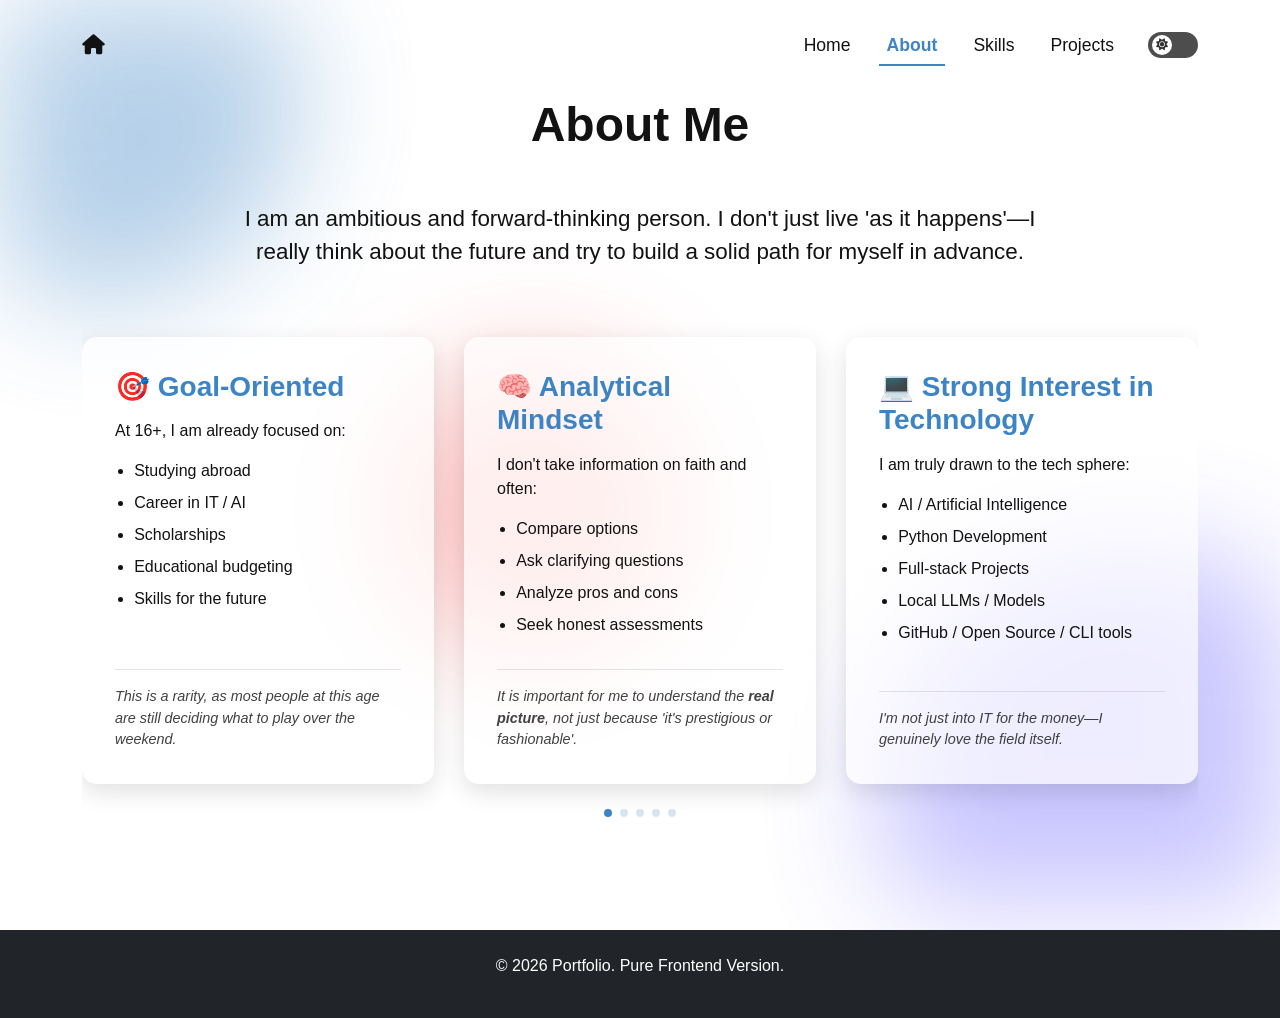
<file: about.html>
<!DOCTYPE html>
<html lang="en">
<head>
    <meta charset="UTF-8">
    <meta name="viewport" content="width=device-width, initial-scale=1.0">
    <title>About - Portfolio</title>
    <!-- Bootstrap -->
    <link href="https://cdn.jsdelivr.net/npm/bootstrap@5.1.3/dist/css/bootstrap.min.css" rel="stylesheet">
    <!-- Icons -->
    <link rel="stylesheet" href="https://cdnjs.cloudflare.com/ajax/libs/font-awesome/6.0.0/css/all.min.css">
    <!-- AOS Animation -->
    <link href="https://unpkg.com/aos@2.3.1/dist/aos.css" rel="stylesheet">
    <!-- Swiper CSS -->
    <link rel="stylesheet" href="https://cdn.jsdelivr.net/npm/swiper@8/swiper-bundle.min.css">
    <!-- Custom CSS -->
    <link rel="stylesheet" href="style.css">
</head>
<body class="light-theme">
    <div class="background-blobs">
        <div class="blob blob-1"></div>
        <div class="blob blob-2"></div>
        <div class="blob blob-3"></div>
    </div>
    <nav class="navbar navbar-expand-lg fixed-top" data-aos="fade-down">
        <div class="container">
            <a class="navbar-brand" href="index.html">
                <span id="nav-logo">Portfolio</span>
            </a>
            <button class="navbar-toggler" type="button" data-bs-toggle="collapse" data-bs-target="#navbarNav">
                <span class="navbar-toggler-icon"></span>
            </button>
            <div class="collapse navbar-collapse" id="navbarNav">
                <ul class="navbar-nav ms-auto" id="nav-links"></ul>
                <div id="theme-toggle-container" class="ms-lg-3">
                    <div id="theme-toggle-circle">
                        <i class="fas fa-sun"></i>
                    </div>
                </div>
            </div>
        </div>
    </nav>

    <main class="container py-5 mt-5">
        <section class="text-center mb-5" data-aos="fade-up">
            <h1 class="fw-bold display-5">About Me</h1>
        </section>

        <!-- About Swiper Container -->
        <div id="about-content" class="pb-5">
            <!-- JS inserts Swiper here -->
        </div>
    </main>

    <footer class="bg-dark text-white text-center py-4">
        <div class="container"><p>&copy; 2026 Portfolio. Pure Frontend Version.</p></div>
    </footer>

    <script src="https://cdn.jsdelivr.net/npm/bootstrap@5.1.3/dist/js/bootstrap.bundle.min.js"></script>
    <script src="https://unpkg.com/aos@2.3.1/dist/aos.js"></script>
    <!-- Swiper JS -->
    <script src="https://cdn.jsdelivr.net/npm/swiper@8/swiper-bundle.min.js"></script>
    <script src="data.js"></script>
    <script src="script.js"></script>
</body>
</html>
</file>
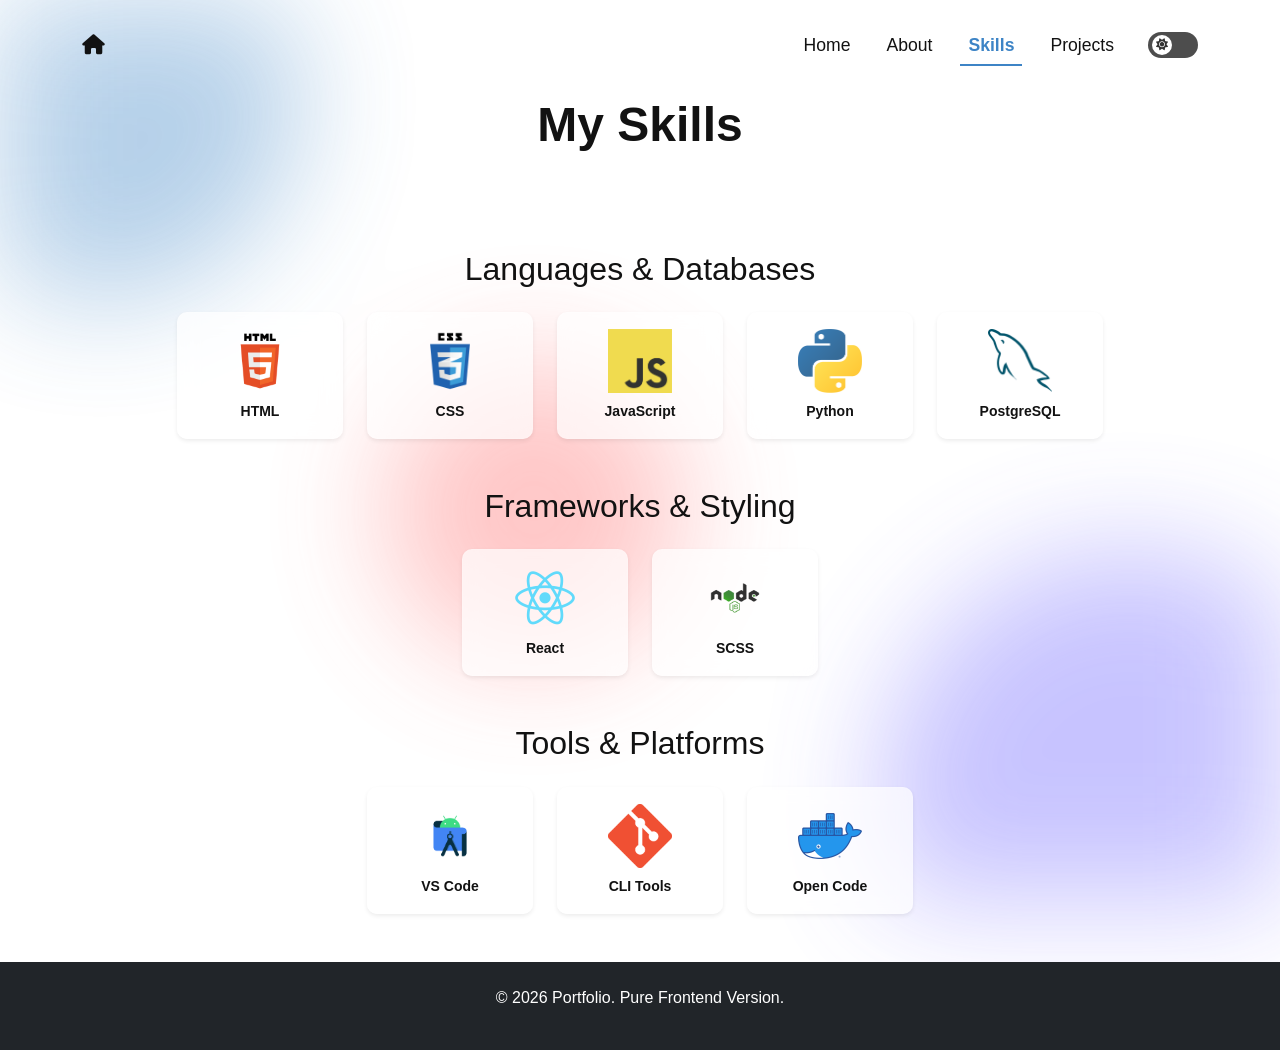
<file: skills.html>
<!DOCTYPE html>
<html lang="en">
<head>
    <meta charset="UTF-8">
    <meta name="viewport" content="width=device-width, initial-scale=1.0">
    <title>Skills - Portfolio</title>
    <link href="https://cdn.jsdelivr.net/npm/bootstrap@5.1.3/dist/css/bootstrap.min.css" rel="stylesheet">
    <link rel="stylesheet" href="https://cdnjs.cloudflare.com/ajax/libs/font-awesome/6.0.0/css/all.min.css">
    <link href="https://unpkg.com/aos@2.3.1/dist/aos.css" rel="stylesheet">
    <link rel="stylesheet" href="style.css">
</head>
<body class="light-theme">
    <div class="background-blobs">
        <div class="blob blob-1"></div>
        <div class="blob blob-2"></div>
        <div class="blob blob-3"></div>
    </div>
    <nav class="navbar navbar-expand-lg fixed-top" data-aos="fade-down">
        <div class="container">
            <a class="navbar-brand" href="index.html">
                <span id="nav-logo">Portfolio</span>
            </a>
            <button class="navbar-toggler" type="button" data-bs-toggle="collapse" data-bs-target="#navbarNav">
                <span class="navbar-toggler-icon"></span>
            </button>
            <div class="collapse navbar-collapse" id="navbarNav">
                <ul class="navbar-nav ms-auto" id="nav-links"></ul>
                <div id="theme-toggle-container" class="ms-lg-3">
                    <div id="theme-toggle-circle">
                        <i class="fas fa-sun"></i>
                    </div>
                </div>
            </div>
        </div>
    </nav>

    <main class="container py-5 mt-5">
        <h2 class="section-title text-center">My Skills</h2>
        <div id="skills-content" class="row g-4 mt-4 text-center justify-content-center"></div>
    </main>

    <footer class="bg-dark text-white text-center py-4">
        <div class="container"><p>&copy; 2026 Portfolio. Pure Frontend Version.</p></div>
    </footer>

    <script src="https://cdn.jsdelivr.net/npm/bootstrap@5.1.3/dist/js/bootstrap.bundle.min.js"></script>
    <script src="https://unpkg.com/aos@2.3.1/dist/aos.js"></script>
    <script src="data.js"></script>
    <script src="script.js"></script>
</body>
</html>
</file>
<file: style.css>
:root {
  --background: #ffffff;
  --color: #121212;
  --accent-color: #3D84C6;
  --card-background: #ffffff;
  --card-border: #00000020;
  --navbar-bg: #ffffff;
  --navbar-text: #121212;
}

[data-theme="dark"] {
  --background: #121212;
  --color: #eeeeee;
  --accent-color: #3D84C6;
  --card-background: #1e1e1e;
  --card-border: #ffffff20;
  --navbar-bg: #121212;
  --navbar-text: #eeeeee;
}

body {
  font-family: -apple-system, BlinkMacSystemFont, "Segoe UI", "Roboto", "Oxygen", "Ubuntu", "Cantarell", "Fira Sans", "Droid Sans", "Helvetica Neue", sans-serif;
  background-color: var(--background);
  color: var(--color);
  transition: all 0.3s ease;
  margin: 0;
  overflow-x: hidden;
  position: relative;
}

/* Background Animated Blobs */
.background-blobs {
    position: fixed;
    top: 0;
    left: 0;
    width: 100%;
    height: 100%;
    z-index: -1;
    overflow: hidden;
    filter: blur(60px);
    opacity: 0.75;
    pointer-events: none;
}

.blob {
    position: absolute;
    border-radius: 50%;
    background: var(--accent-color);
    opacity: 0.5;
    animation: move 20s infinite alternate;
}

.blob-1 {
    width: 400px;
    height: 400px;
    top: -100px;
    left: -100px;
    background: #3D84C6;
}

.blob-2 {
    width: 500px;
    height: 500px;
    bottom: -150px;
    right: -100px;
    background: #6C63FF;
    animation-duration: 25s;
    animation-delay: -5s;
}

.blob-3 {
    width: 300px;
    height: 300px;
    top: 40%;
    left: 30%;
    background: #FF6B6B;
    animation-duration: 15s;
    animation-delay: -2s;
}

@keyframes move {
    from { transform: translate(0, 0) scale(1); }
    to { transform: translate(100px, 100px) scale(1.2); }
}

/* Glassmorphism for cards */
.feature-card, .project-card, .skill-card {
    background: rgba(var(--card-rgb), 0.7) !important;
    backdrop-filter: blur(10px);
    -webkit-backdrop-filter: blur(10px);
    border: 1px solid rgba(255, 255, 255, 0.1) !important;
}

:root {
    --card-rgb: 255, 255, 255;
}

[data-theme="dark"] {
    --card-rgb: 30, 30, 30;
}

.navbar {
  background-color: transparent !important;
  padding: 1.5rem 1rem;
  transition: all 0.4s ease-in-out;
}

.navbar.scrolled {
  background-color: var(--navbar-bg) !important;
  padding: 0.5rem 1rem;
  box-shadow: 0 4px 12px rgba(0,0,0,0.1);
}

.navbar-brand, .nav-link {
  color: var(--navbar-text) !important;
}

.navbar.scrolled .nav-link, .navbar.scrolled .navbar-brand {
    color: var(--navbar-text) !important;
}

.navbar-toggler {
    border-color: var(--card-border) !important;
}

.navbar-toggler-icon {
    filter: var(--toggler-filter);
}

:root {
    --toggler-filter: none;
}

[data-theme="dark"] {
    --toggler-filter: invert(1);
}

header#home {
  height: 100vh;
  display: flex;
  flex-direction: column;
  justify-content: center;
  align-items: center;
}

#home-name {
  font-size: 5em;
  font-weight: 700;
  margin-bottom: 0.2em;
  color: var(--color);
}

.typewriter-container {
  font-size: 2.5em;
  display: flex;
  align-items: center;
  gap: 10px;
}

.section-title {
  font-size: 3em;
  font-weight: 700;
  margin-bottom: 3rem;
  text-align: center;
}

/* Swiper Styling */
.swiper {
  width: 100%;
  padding-top: 20px;
  padding-bottom: 50px;
}

.feature-card {
  background-color: var(--card-background);
  border: 1px solid var(--card-border);
  border-radius: 15px;
  padding: 2rem;
  transition: transform 0.3s ease, box-shadow 0.3s ease;
  display: flex;
  flex-direction: column;
  height: 100%;
  text-align: start;
  box-shadow: 0 8px 24px rgba(0,0,0,0.12);
}

[data-theme="dark"] .feature-card {
    box-shadow: 0 8px 24px rgba(0,0,0,0.4);
}

.feature-card:hover {
  transform: translateY(-10px);
  box-shadow: 0 12px 30px rgba(0,0,0,0.18);
}

[data-theme="dark"] .feature-card:hover {
    box-shadow: 0 12px 30px rgba(0,0,0,0.6);
}

.feature-card h3 {
  color: var(--accent-color);
  margin-bottom: 1rem;
  font-weight: 700;
  text-align: start;
}

.feature-card ul {
  padding-left: 1.2rem;
  margin-bottom: 1.5rem;
  flex-grow: 1;
}

.feature-card ul li {
  margin-bottom: 0.5rem;
}

.feature-footer {
  font-size: 0.9em;
  opacity: 0.8;
  border-top: 1px solid var(--card-border);
  padding-top: 1rem;
  margin-top: auto;
}

.swiper-pagination-bullet {
    background: var(--accent-color) !important;
}

.swiper-button-next, .swiper-button-prev {
    display: none !important;
}

#theme-toggle-container {
  cursor: pointer;
  width: 50px;
  height: 26px;
  background-color: #4D4D4D;
  border-radius: 100px;
  position: relative;
  transition: background-color 0.2s;
  display: flex;
  align-items: center;
  padding: 0 4px;
}

#theme-toggle-circle {
  width: 20px;
  height: 20px;
  background-color: #fff;
  border-radius: 50%;
  position: absolute;
  left: 4px;
  transition: transform 0.2s;
  display: flex;
  align-items: center;
  justify-content: center;
  font-size: 12px;
  color: #333;
}

[data-theme="dark"] #theme-toggle-circle {
  transform: translateX(22px);
  background-color: #222;
  color: #fff;
}

.card {
  background-color: var(--card-background);
  color: var(--color);
  border: 1px solid var(--card-border);
  border-radius: 10px;
  overflow: hidden;
  transition: transform 0.3s ease;
}

.card:hover {
  transform: translateY(-5px);
}

.project-card {
  background-color: var(--card-background);
  border: 1px solid var(--card-border);
  border-radius: 15px;
  transition: transform 0.3s ease, box-shadow 0.3s ease;
  overflow: hidden;
  box-shadow: 0 4px 15px rgba(0,0,0,0.08);
}

[data-theme="dark"] .project-card {
  box-shadow: 0 4px 15px rgba(0,0,0,0.3);
}

.project-card:hover {
  transform: translateY(-10px);
  box-shadow: 0 12px 30px rgba(0,0,0,0.15);
}

[data-theme="dark"] .project-card:hover {
  box-shadow: 0 12px 30px rgba(0,0,0,0.5);
}

.project-card .card-img-top {
  height: 200px;
  object-fit: cover;
  border-bottom: 1px solid var(--card-border);
}

.project-card .card-title {
  color: var(--accent-color);
  margin-bottom: 0.8rem;
}

.project-card .btn-outline-primary {
  color: var(--accent-color);
  border-color: var(--accent-color);
}

.project-card .btn-outline-primary:hover {
  background-color: var(--accent-color);
  color: #fff;
}

.cursor-pointer {
  cursor: pointer;
}

.line-clamp {
  display: -webkit-box;
  -webkit-line-clamp: 3;
  -webkit-box-orient: vertical;  
  overflow: hidden;
}

/* Modal Styling */
.modal-content {
    background-color: var(--card-background);
    color: var(--color);
}

[data-theme="dark"] .btn-close {
    filter: invert(1) grayscale(100%) brightness(200%);
}

.social-icon {
  font-size: 2.5rem;
  margin: 0 15px;
  color: var(--color);
  transition: all 0.3s;
  display: inline-block;
}

.social-icon:hover {
  color: var(--accent-color);
  transform: translateY(-5px);
}

.nav-link {
  color: var(--navbar-text) !important;
  font-size: 1.1em;
  margin: 0 10px;
  position: relative;
  transition: color 0.3s;
}

.nav-link::after {
  content: '';
  position: absolute;
  width: 0;
  height: 2px;
  bottom: 0;
  left: 0;
  background-color: var(--accent-color);
  transition: width 0.3s;
}

.nav-link:hover::after, .nav-link.active::after {
  width: 100%;
}

.nav-link:hover, .nav-link.active {
  color: var(--accent-color) !important;
}

.skill-img {
  width: 64px;
  height: 64px;
  object-fit: contain;
}

@media (max-width: 768px) {
  #home-name { font-size: 3em; }
  .typewriter-container { font-size: 1.5em; }
}
</file>
